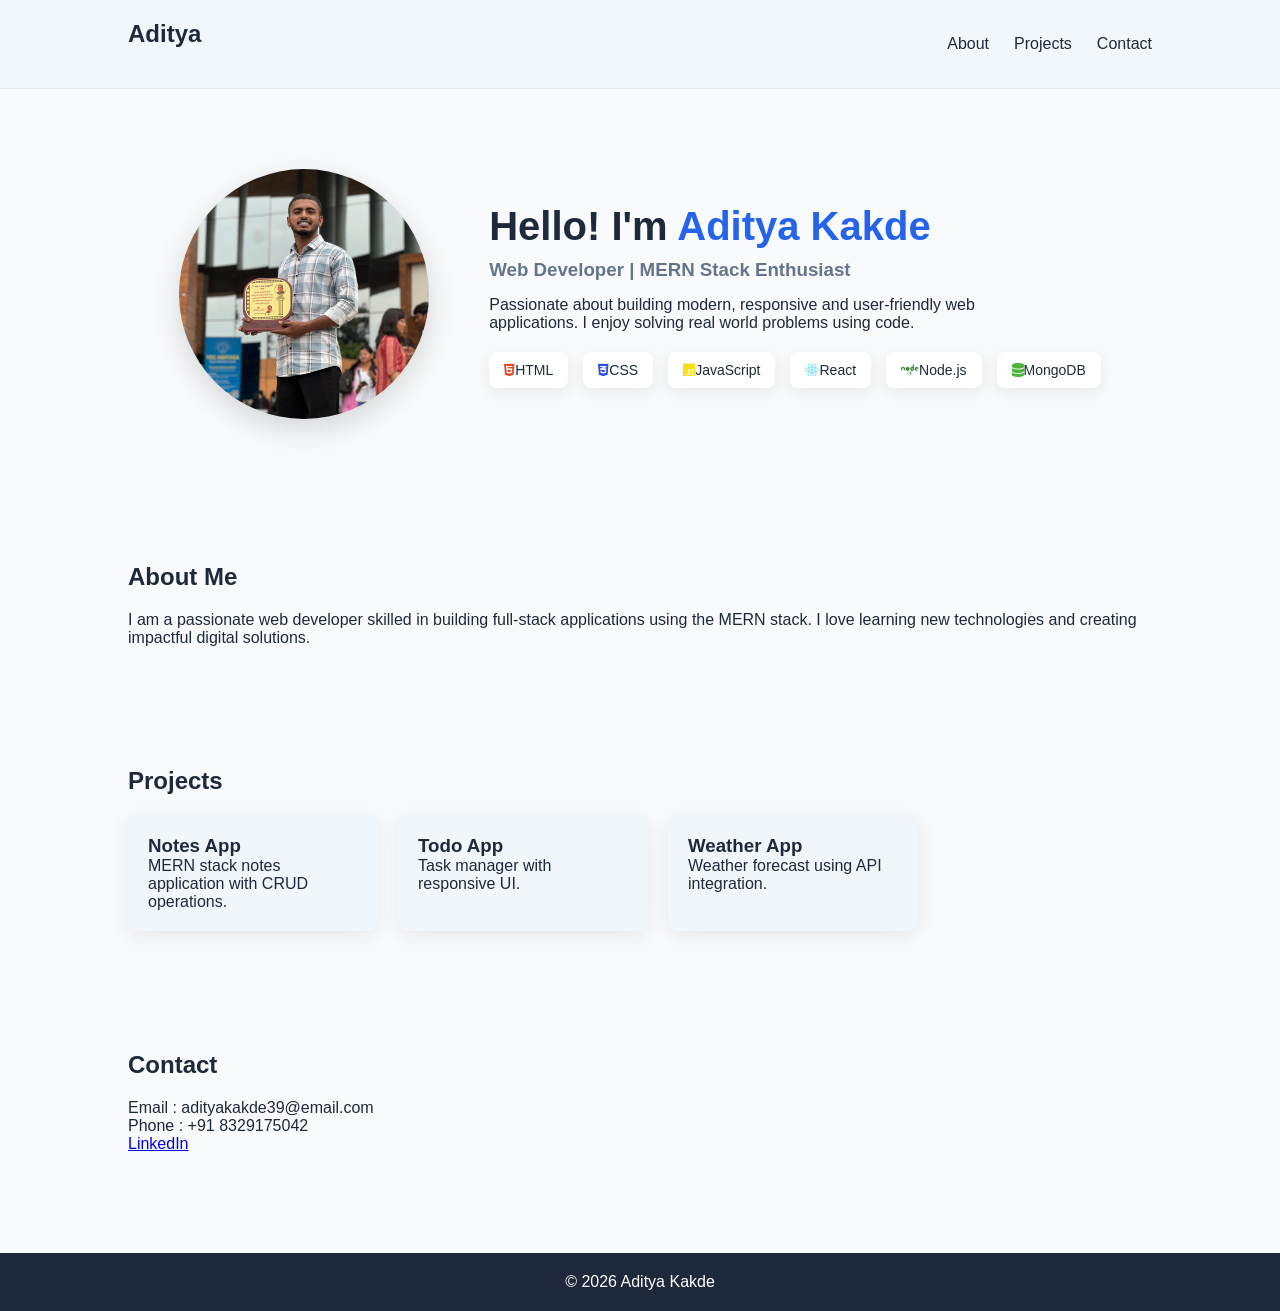
<file: Intern Project Portfolio/index.html>
<!DOCTYPE html>

<html lang="en">

<head>

<meta charset="UTF-8">
<meta name="viewport" content="width=device-width, initial-scale=1.0">

<title>Aditya Kakde Portfolio</title>

<link rel="stylesheet" href="style.css">

<link rel="stylesheet"
href="https://cdnjs.cloudflare.com/ajax/libs/font-awesome/6.5.0/css/all.min.css">

</head>

<body>

<!-- NAVBAR -->

<nav class="navbar">

<h2 class="logo">Aditya</h2>

<ul>
<li><a href="#about">About</a></li>
<li><a href="#projects">Projects</a></li>
<li><a href="#contact">Contact</a></li>
</ul>

</nav>

<!-- HERO -->

<section class="hero">

<div class="hero-left">
<img src="WhatsApp Image 2026-03-11 at 1.19.06 PM.jpeg" class="profile">
</div>

<div class="hero-right">

<h1>Hello! I'm <span>Aditya Kakde</span></h1>

<h3>Web Developer | MERN Stack Enthusiast</h3>

<p>
Passionate about building modern, responsive and user-friendly web
applications. I enjoy solving real world problems using code.
</p>

<div class="skills-icons">

<div class="skill"><i class="fa-brands fa-html5"></i>HTML</div>
<div class="skill"><i class="fa-brands fa-css3-alt"></i>CSS</div>
<div class="skill"><i class="fa-brands fa-js"></i>JavaScript</div>
<div class="skill"><i class="fa-brands fa-react"></i>React</div>
<div class="skill"><i class="fa-brands fa-node"></i>Node.js</div>
<div class="skill"><i class="fa-solid fa-database"></i>MongoDB</div>

</div>

</div>

</section>

<!-- ABOUT -->

<section id="about">

<h2>About Me</h2>

<p>
I am a passionate web developer skilled in building full-stack
applications using the MERN stack. I love learning new technologies
and creating impactful digital solutions.
</p>

</section>

<!-- PROJECTS -->

<section id="projects">

<h2>Projects</h2>

<div class="project-container">

<div class="card">
<h3>Notes App</h3>
<p>MERN stack notes application with CRUD operations.</p>
</div>

<div class="card">
<h3>Todo App</h3>
<p>Task manager with responsive UI.</p>
</div>

<div class="card">
<h3>Weather App</h3>
<p>Weather forecast using API integration.</p>
</div>

</div>

</section>

<!-- CONTACT -->

<section id="contact">

<h2>Contact</h2>

<p>Email : adityakakde39@email.com</p>
<p>Phone : +91 8329175042</p>
<a href="https://www.linkedin.com/in/aditya-kakde-b03bb9272/" target="_blank">
LinkedIn
</a>

</section>

<footer>

<p>© 2026 Aditya Kakde</p>

</footer>

</body>
</html>
</file>
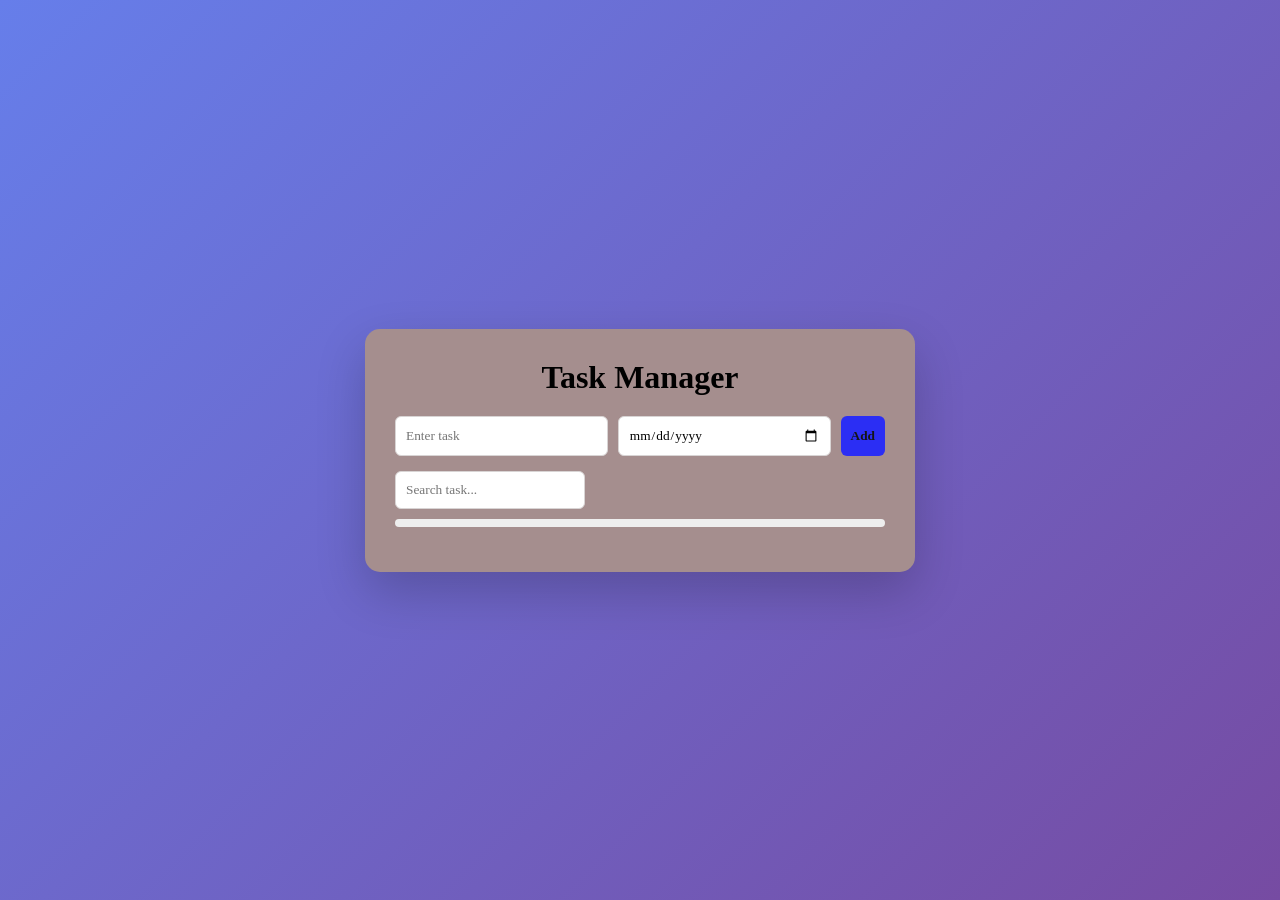
<file: Intern To Do/index.html>
<!DOCTYPE html>
<html lang="en">

<head>
<meta charset="UTF-8">
<title>Smart Todo Manager</title>
<link rel="stylesheet" href="style.css">
</head>

<body>

<div class="app">

<h1>Task Manager</h1>

<!-- input area -->
<div class="task-input">

<input type="text" id="taskInput" placeholder="Enter task">

<input type="date" id="taskDate">

<button onclick="addTask()">Add</button>

</div>

<!-- search -->
<input type="text" id="searchInput" placeholder="Search task..." onkeyup="searchTask()">

<!-- progress -->
<div class="progressBox">

<div id="progressBar"></div>

</div>

<ul id="taskList"></ul>

</div>

<script src="script.js"></script>

</body>
</html>
</file>
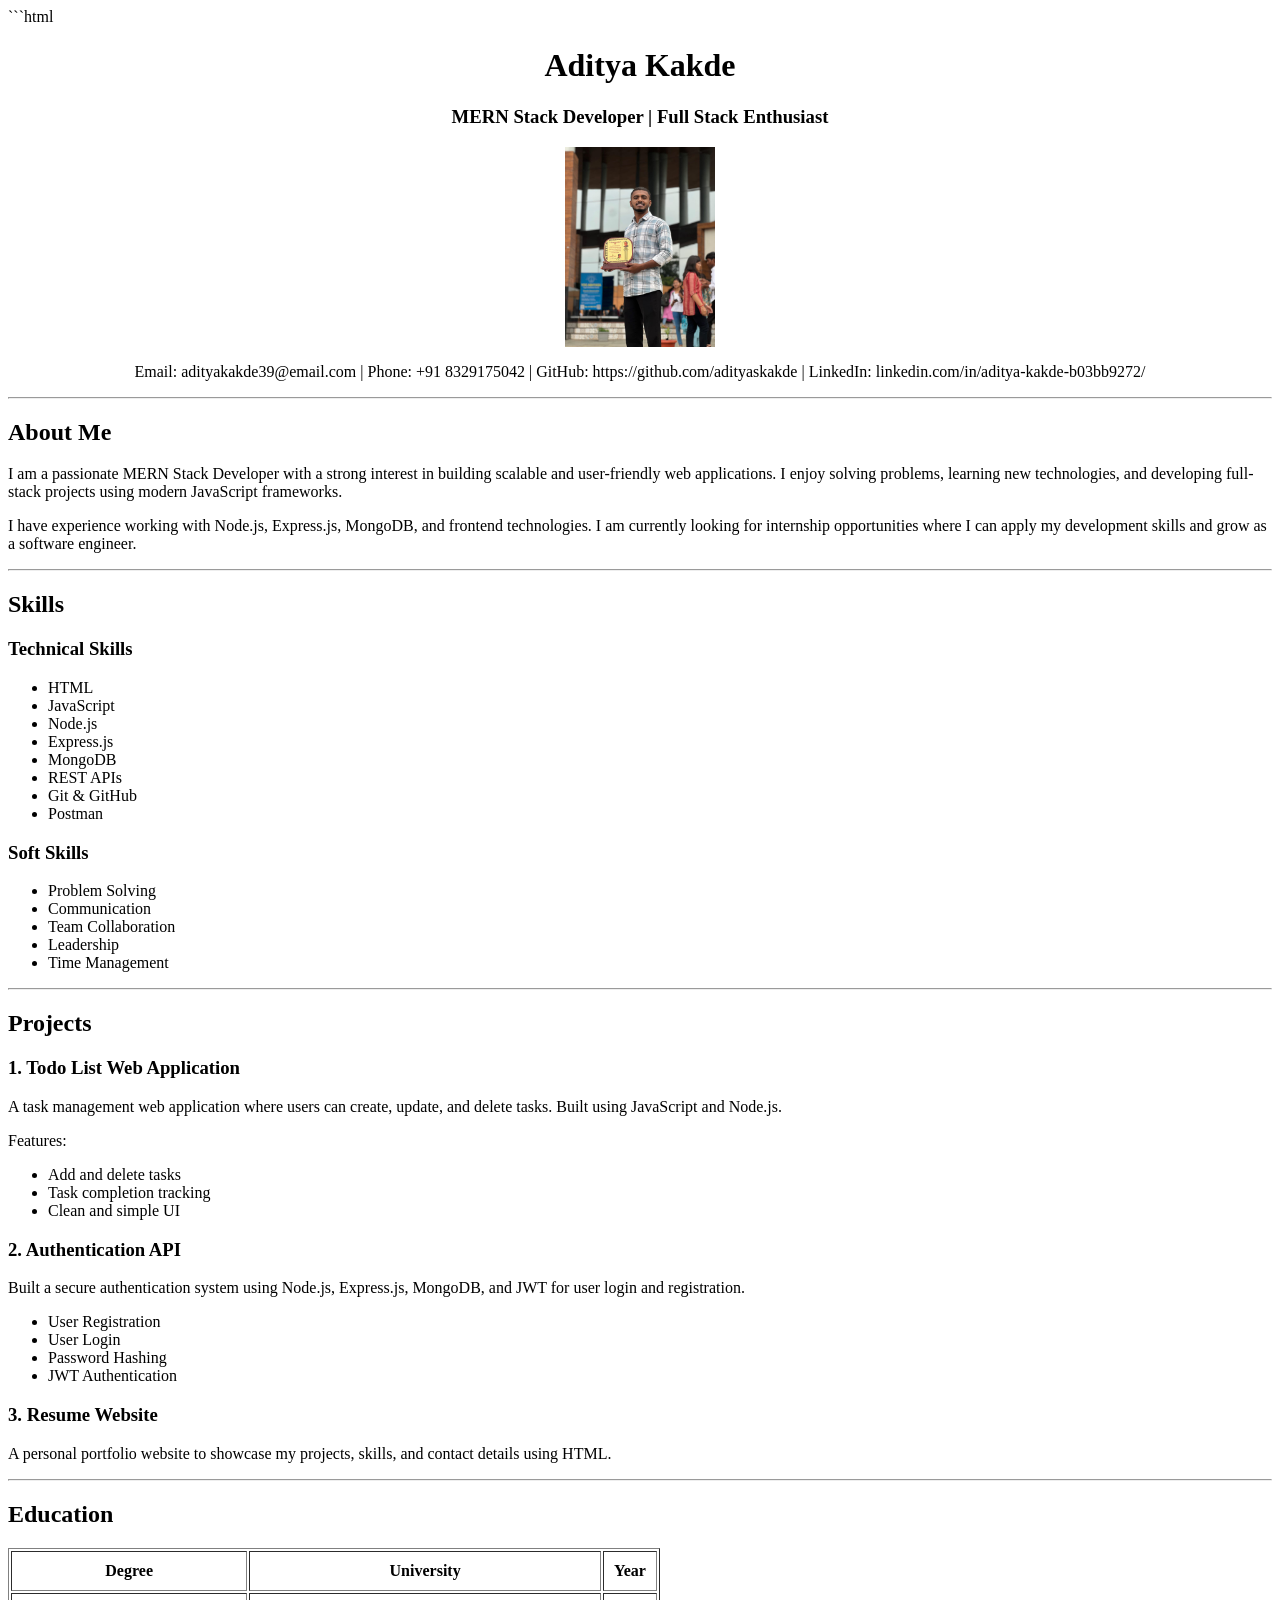
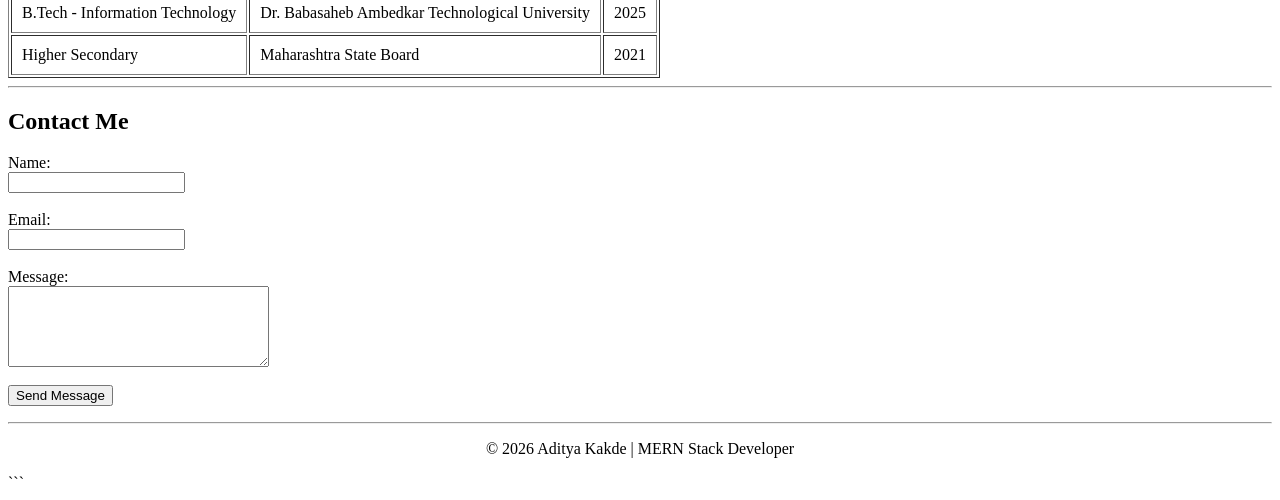
<file: resume template/index.html>
```html
<!DOCTYPE html>
<html lang="en">

<head>
    <title>Aditya Kakde | MERN Stack Developer</title>
</head>

<body>

<!-- ================= HEADER ================= -->
<header>
    <center>
        <h1>Aditya Kakde</h1>
        <h3>MERN Stack Developer | Full Stack Enthusiast</h3>

        <img src="WhatsApp Image 2026-03-11 at 1.19.06 PM.jpeg" alt="Aditya Kakde" width="150">

        <p>
            Email: adityakakde39@email.com |
            Phone: +91 8329175042 |
            GitHub: https://github.com/adityaskakde |
            LinkedIn: linkedin.com/in/aditya-kakde-b03bb9272/
        </p>
    </center>

    <hr>
</header>


<!-- ================= ABOUT ME ================= -->
<section>
    <h2>About Me</h2>

    <p>
        I am a passionate MERN Stack Developer with a strong interest in building
        scalable and user-friendly web applications. I enjoy solving problems,
        learning new technologies, and developing full-stack projects using
        modern JavaScript frameworks.
    </p>

    <p>
        I have experience working with Node.js, Express.js, MongoDB, and
        frontend technologies. I am currently looking for internship
        opportunities where I can apply my development skills and grow
        as a software engineer.
    </p>

    <hr>
</section>


<!-- ================= SKILLS ================= -->
<section>
    <h2>Skills</h2>

    <h3>Technical Skills</h3>

    <ul>
        <li>HTML</li>
        <li>JavaScript</li>
        <li>Node.js</li>
        <li>Express.js</li>
        <li>MongoDB</li>
        <li>REST APIs</li>
        <li>Git & GitHub</li>
        <li>Postman</li>
    </ul>

    <h3>Soft Skills</h3>

    <ul>
        <li>Problem Solving</li>
        <li>Communication</li>
        <li>Team Collaboration</li>
        <li>Leadership</li>
        <li>Time Management</li>
    </ul>

    <hr>
</section>


<!-- ================= PROJECTS ================= -->
<section>

    <h2>Projects</h2>

    <h3>1. Todo List Web Application</h3>

    <p>
        A task management web application where users can create, update,
        and delete tasks. Built using JavaScript and Node.js.
    </p>

    <p>
        Features:
        </p>
        <ul>
            <li>Add and delete tasks</li>
            <li>Task completion tracking</li>
            <li>Clean and simple UI</li>
        </ul>

    <h3>2. Authentication API</h3>

    <p>
        Built a secure authentication system using Node.js, Express.js,
        MongoDB, and JWT for user login and registration.
    </p>

    <ul>
        <li>User Registration</li>
        <li>User Login</li>
        <li>Password Hashing</li>
        <li>JWT Authentication</li>
    </ul>

    <h3>3. Resume Website</h3>

    <p>
        A personal portfolio website to showcase my projects,
        skills, and contact details using HTML.
    </p>

    <hr>

</section>


<!-- ================= EDUCATION ================= -->
<section>

    <h2>Education</h2>

    <table border="1" cellpadding="10">

        <tr>
            <th>Degree</th>
            <th>University</th>
            <th>Year</th>
        </tr>

        <tr>
            <td>B.Tech - Information Technology</td>
            <td>Dr. Babasaheb Ambedkar Technological University</td>
            <td>2025</td>
        </tr>

        <tr>
            <td>Higher Secondary</td>
            <td>Maharashtra State Board</td>
            <td>2021</td>
        </tr>

    </table>

    <hr>

</section>


<!-- ================= CONTACT ================= -->
<section>

    <h2>Contact Me</h2>

    <form>

        <label>Name:</label><br>
        <input type="text"><br><br>

        <label>Email:</label><br>
        <input type="email"><br><br>

        <label>Message:</label><br>
        <textarea rows="5" cols="30"></textarea><br><br>

        <button type="submit">Send Message</button>

    </form>

    <hr>

</section>


<!-- ================= FOOTER ================= -->
<footer>

    <center>
        <p>© 2026 Aditya Kakde | MERN Stack Developer</p>
    </center>

</footer>


</body>
</html>
```
</file>
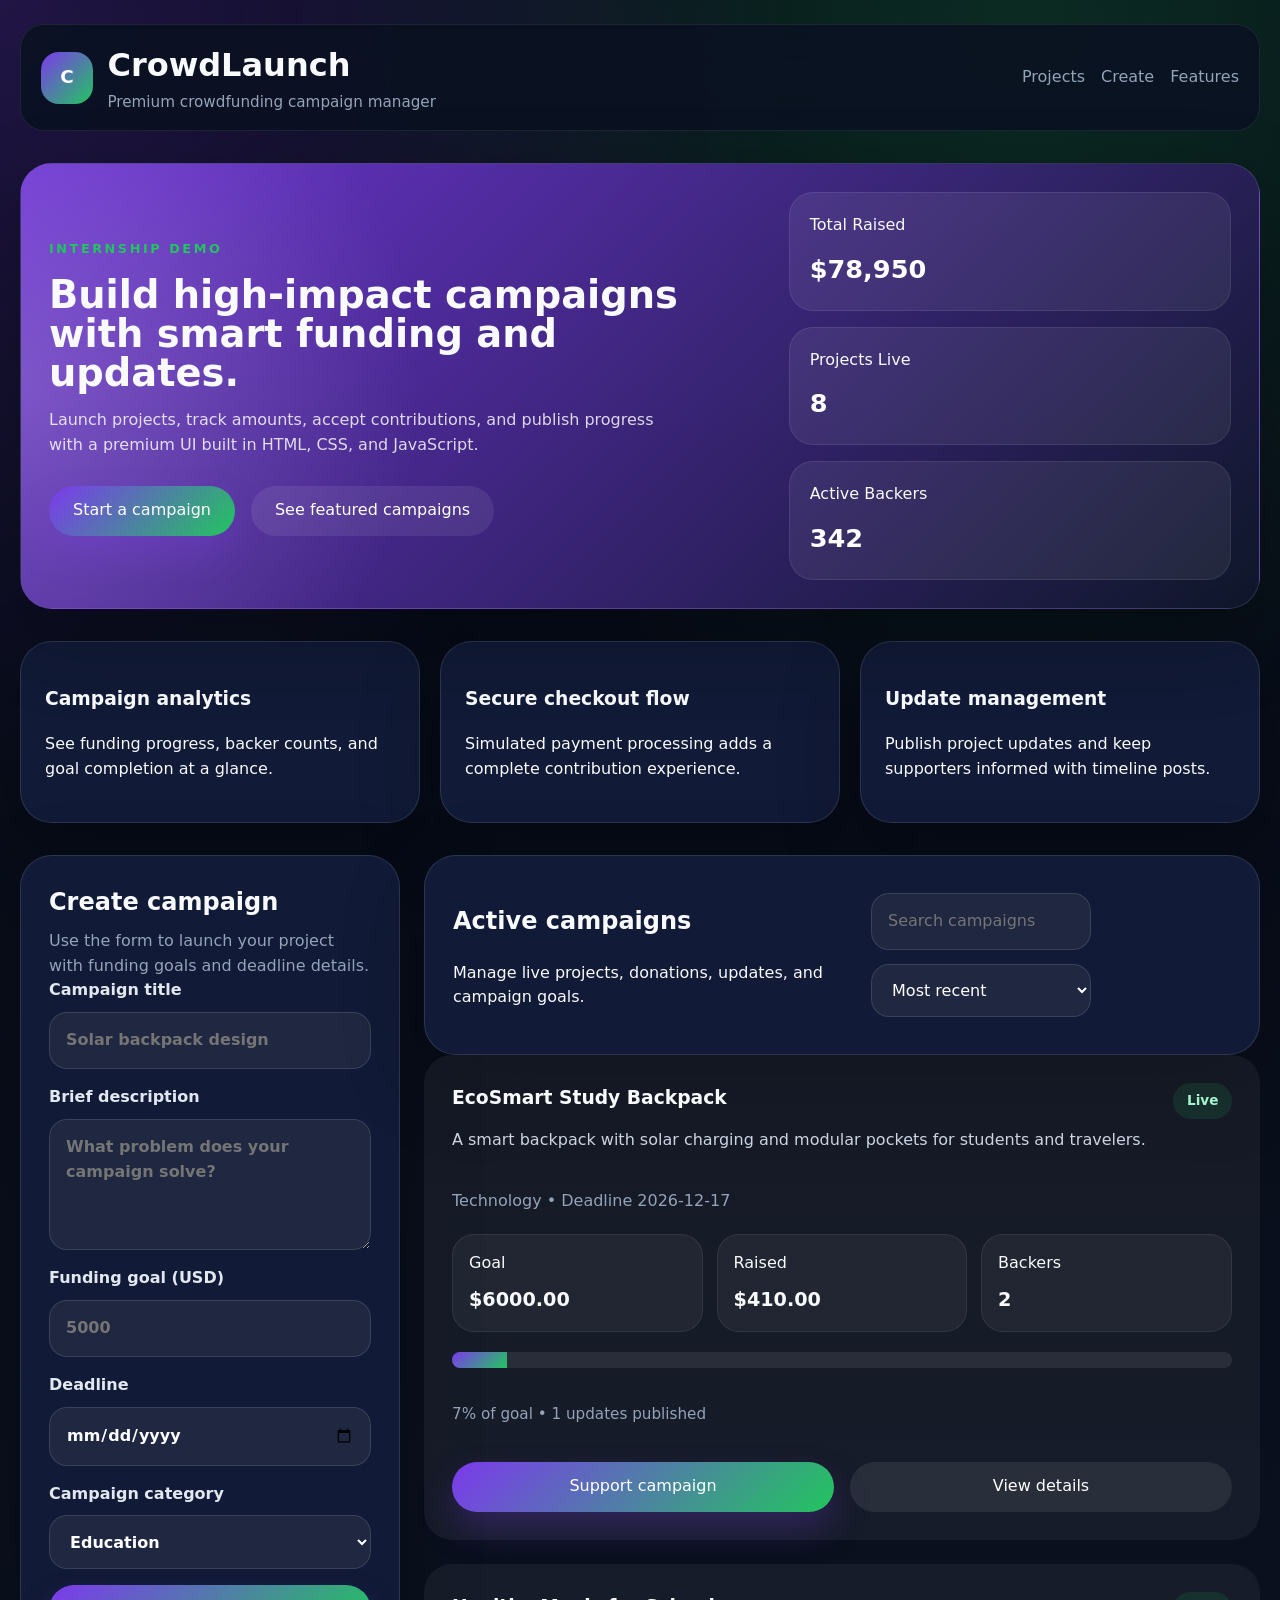
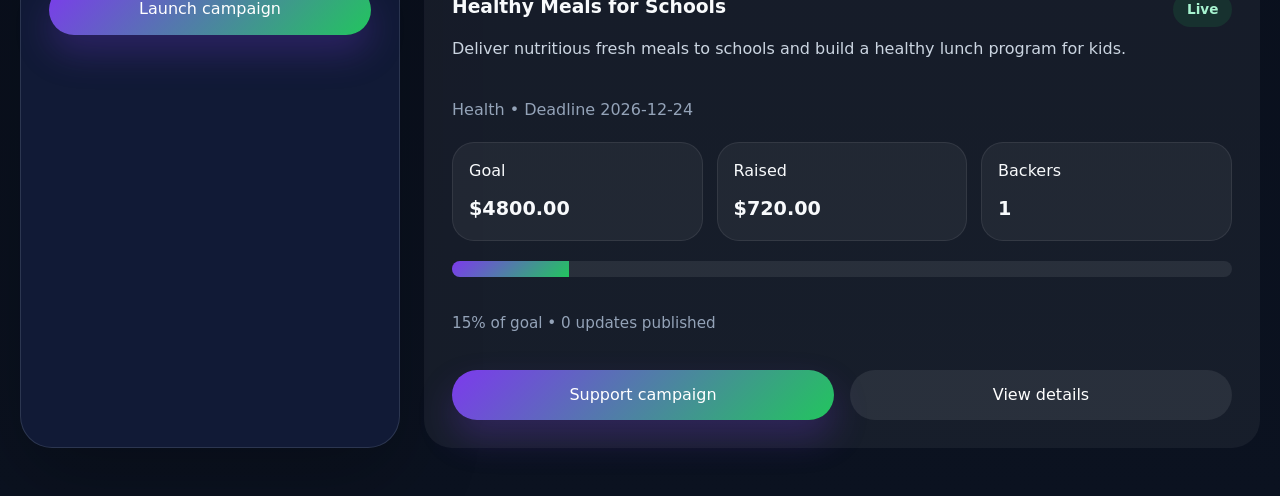
<file: task3/project-1/index.html>
<!DOCTYPE html>
<html lang="en">
  <head>
    <meta charset="UTF-8" />
    <meta name="viewport" content="width=device-width, initial-scale=1.0" />
    <title>Crowdfunding Platform</title>
    <link rel="stylesheet" href="styles.css" />
  </head>
  <body>
    <div class="page-shell">
      <header class="topbar">
        <div class="brand">
          <span class="brand-mark">C</span>
          <div>
            <h1>CrowdLaunch</h1>
            <p>Premium crowdfunding campaign manager</p>
          </div>
        </div>
        <nav class="topnav">
          <a href="#projects">Projects</a>
          <a href="#create">Create</a>
          <a href="#features">Features</a>
        </nav>
      </header>

      <main class="layout">
        <section class="hero card hero-premium">
          <div class="hero-copy">
            <span class="eyebrow">Internship Demo</span>
            <h2>Build high-impact campaigns with smart funding and updates.</h2>
            <p>Launch projects, track amounts, accept contributions, and publish progress with a premium UI built in HTML, CSS, and JavaScript.</p>
            <div class="hero-actions">
              <a class="button button-primary" href="#create">Start a campaign</a>
              <a class="button button-secondary" href="#projects">See featured campaigns</a>
            </div>
          </div>
          <div class="hero-panel">
            <div class="key-metric">
              <span class="metric-label">Total Raised</span>
              <strong>$78,950</strong>
            </div>
            <div class="key-metric">
              <span class="metric-label">Projects Live</span>
              <strong>8</strong>
            </div>
            <div class="key-metric">
              <span class="metric-label">Active Backers</span>
              <strong>342</strong>
            </div>
          </div>
        </section>

        <section class="stats-grid" id="features">
          <article class="stat-card card">
            <h3>Campaign analytics</h3>
            <p>See funding progress, backer counts, and goal completion at a glance.</p>
          </article>
          <article class="stat-card card">
            <h3>Secure checkout flow</h3>
            <p>Simulated payment processing adds a complete contribution experience.</p>
          </article>
          <article class="stat-card card">
            <h3>Update management</h3>
            <p>Publish project updates and keep supporters informed with timeline posts.</p>
          </article>
        </section>

        <section class="workspace">
          <aside class="panel card" id="create">
            <div class="panel-header">
              <h2>Create campaign</h2>
              <p>Use the form to launch your project with funding goals and deadline details.</p>
            </div>
            <form id="create-project-form" class="form-stack">
              <label>
                Campaign title
                <input type="text" name="title" placeholder="Solar backpack design" required />
              </label>
              <label>
                Brief description
                <textarea name="description" rows="4" placeholder="What problem does your campaign solve?" required></textarea>
              </label>
              <div class="form-row">
                <label>
                  Funding goal (USD)
                  <input type="number" name="goal" min="100" placeholder="5000" required />
                </label>
                <label>
                  Deadline
                  <input type="date" name="deadline" required />
                </label>
              </div>
              <label>
                Campaign category
                <select name="category">
                  <option value="Education">Education</option>
                  <option value="Technology">Technology</option>
                  <option value="Health">Health</option>
                  <option value="Environment">Environment</option>
                </select>
              </label>
              <button class="button button-primary" type="submit">Launch campaign</button>
            </form>
          </aside>

          <section class="main-content">
            <div class="toolbar card">
              <div>
                <h2>Active campaigns</h2>
                <p>Manage live projects, donations, updates, and campaign goals.</p>
              </div>
              <div class="toolbar-actions">
                <input id="search-input" type="search" placeholder="Search campaigns" />
                <select id="sort-select" aria-label="Sort campaigns">
                  <option value="recent">Most recent</option>
                  <option value="goal">Largest goal</option>
                  <option value="raised">Most raised</option>
                  <option value="ending">Ending soon</option>
                </select>
              </div>
            </div>

            <section id="projects-grid" class="projects-grid"></section>
          </section>
        </section>
      </main>
    </div>

    <div class="modal hidden" id="modal">
      <div class="modal-backdrop"></div>
      <div class="modal-card card">
        <button class="modal-close" id="modal-close" aria-label="Close modal">×</button>
        <div id="modal-content"></div>
      </div>
    </div>

    <script src="script.js"></script>
  </body>
</html>
</file>
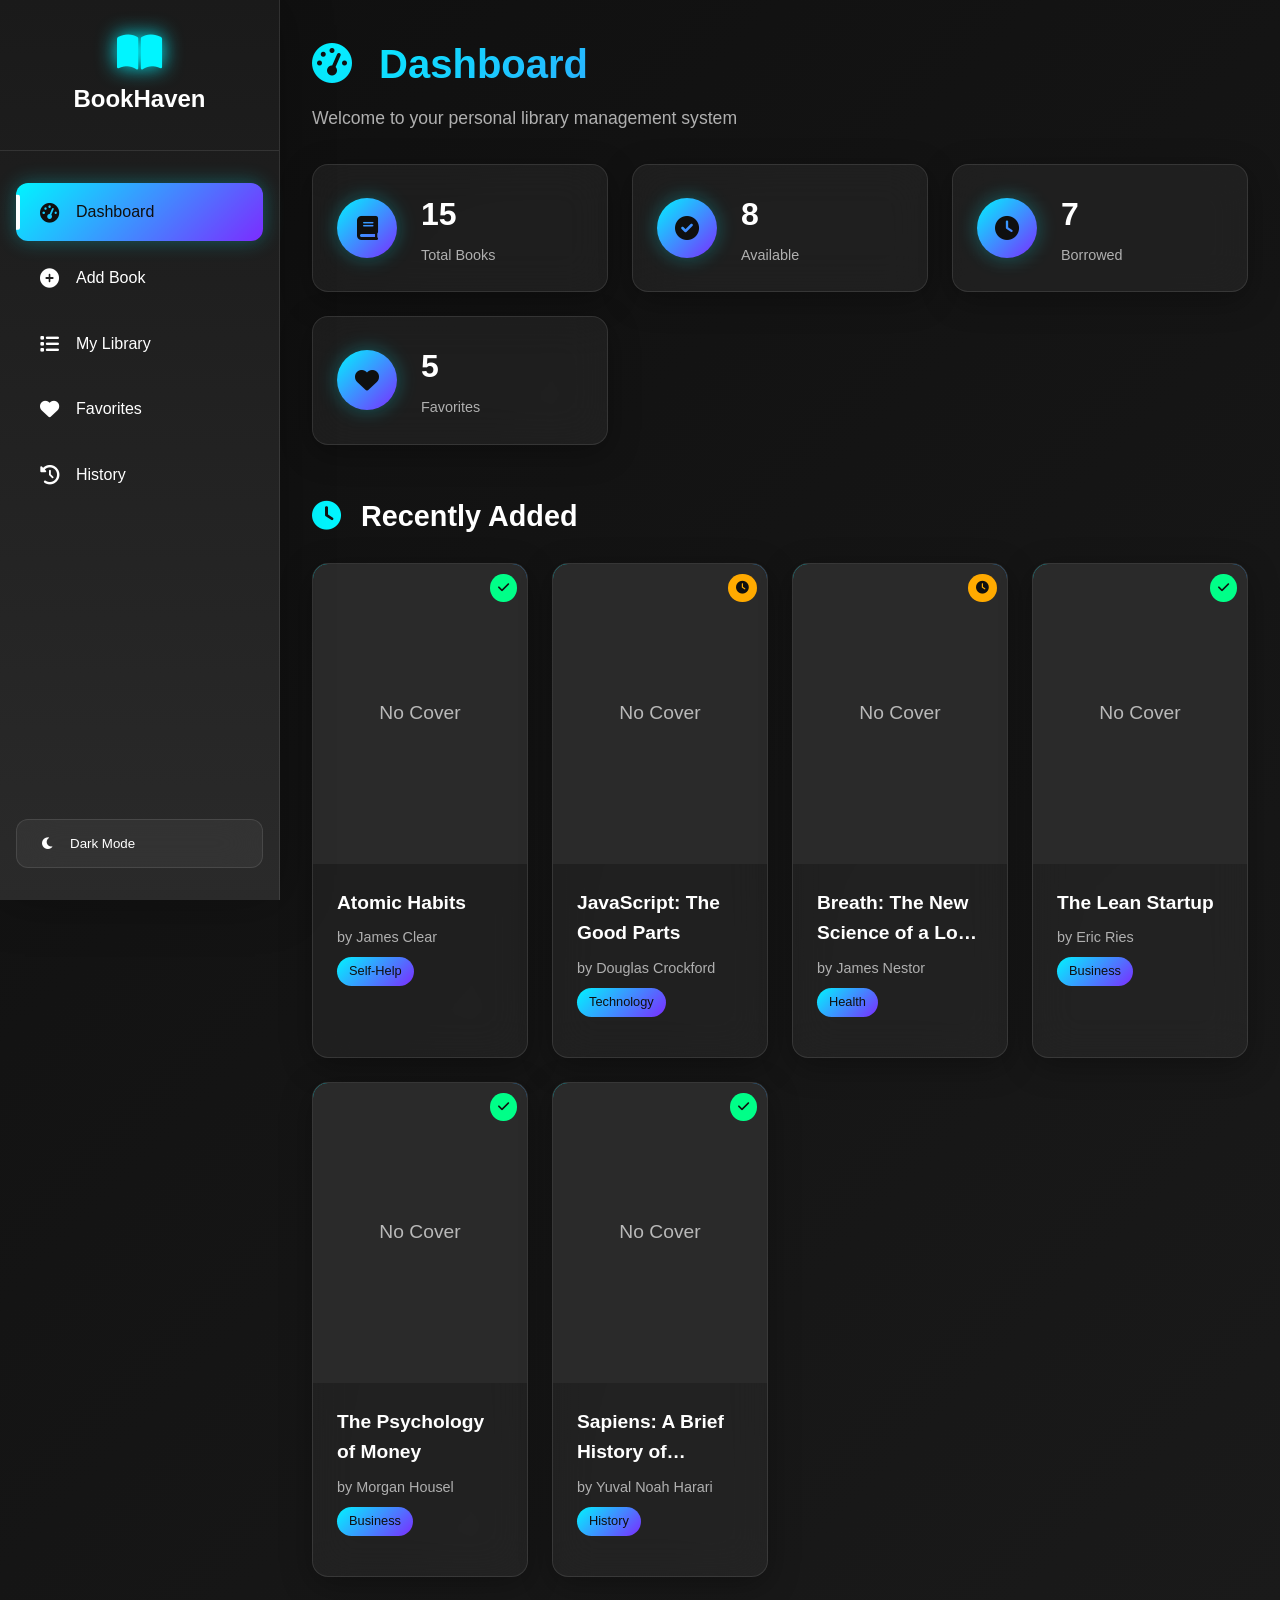
<file: task3/project-2/index.html>
<!DOCTYPE html>
<html lang="en">
<head>
    <meta charset="UTF-8">
    <meta name="viewport" content="width=device-width, initial-scale=1.0">
    <title>BookHaven - Personal Library</title>
    <link rel="stylesheet" href="styles.css">
    <link rel="stylesheet" href="https://cdnjs.cloudflare.com/ajax/libs/font-awesome/6.0.0/css/all.min.css">
</head>
<body>
    <!-- Sidebar Navigation -->
    <nav class="sidebar">
        <div class="sidebar-header">
            <i class="fas fa-book-open"></i>
            <h3>BookHaven</h3>
        </div>
        <ul class="sidebar-menu">
            <li class="active" data-section="dashboard">
                <i class="fas fa-tachometer-alt"></i>
                <span>Dashboard</span>
            </li>
            <li data-section="add-book">
                <i class="fas fa-plus-circle"></i>
                <span>Add Book</span>
            </li>
            <li data-section="book-list">
                <i class="fas fa-list"></i>
                <span>My Library</span>
            </li>
            <li data-section="favorites">
                <i class="fas fa-heart"></i>
                <span>Favorites</span>
            </li>
            <li data-section="history">
                <i class="fas fa-history"></i>
                <span>History</span>
            </li>
        </ul>
        <div class="sidebar-footer">
            <button id="themeToggle" class="theme-toggle">
                <i class="fas fa-moon"></i>
                <span>Dark Mode</span>
            </button>
        </div>
    </nav>

    <!-- Main Content -->
    <main class="main-content">
        <!-- Dashboard Section -->
        <section id="dashboard" class="section active">
            <div class="section-header">
                <h1><i class="fas fa-tachometer-alt"></i> Dashboard</h1>
                <p>Welcome to your personal library management system</p>
            </div>

            <!-- Stats Cards -->
            <div class="stats-grid">
                <div class="stat-card">
                    <div class="stat-icon">
                        <i class="fas fa-book"></i>
                    </div>
                    <div class="stat-info">
                        <h3 id="totalBooks">0</h3>
                        <p>Total Books</p>
                    </div>
                </div>
                <div class="stat-card">
                    <div class="stat-icon">
                        <i class="fas fa-check-circle"></i>
                    </div>
                    <div class="stat-info">
                        <h3 id="availableBooks">0</h3>
                        <p>Available</p>
                    </div>
                </div>
                <div class="stat-card">
                    <div class="stat-icon">
                        <i class="fas fa-clock"></i>
                    </div>
                    <div class="stat-info">
                        <h3 id="borrowedBooks">0</h3>
                        <p>Borrowed</p>
                    </div>
                </div>
                <div class="stat-card">
                    <div class="stat-icon">
                        <i class="fas fa-heart"></i>
                    </div>
                    <div class="stat-info">
                        <h3 id="favoriteBooks">0</h3>
                        <p>Favorites</p>
                    </div>
                </div>
            </div>

            <!-- Recent Books -->
            <div class="recent-section">
                <h2><i class="fas fa-clock"></i> Recently Added</h2>
                <div id="recentBooks" class="recent-books-grid">
                    <!-- Recent books will be populated here -->
                </div>
            </div>
        </section>

        <!-- Add Book Section -->
        <section id="add-book" class="section">
            <div class="section-header">
                <h1><i class="fas fa-plus-circle"></i> Add New Book</h1>
                <p>Expand your personal library collection</p>
            </div>

            <form id="addBookForm" class="book-form">
                <div class="form-grid">
                    <div class="form-group">
                        <label for="title">
                            <i class="fas fa-heading"></i> Book Title *
                        </label>
                        <input type="text" id="title" required placeholder="Enter book title">
                    </div>

                    <div class="form-group">
                        <label for="author">
                            <i class="fas fa-user"></i> Author *
                        </label>
                        <input type="text" id="author" required placeholder="Enter author name">
                    </div>

                    <div class="form-group">
                        <label for="isbn">
                            <i class="fas fa-hashtag"></i> ISBN
                        </label>
                        <input type="text" id="isbn" placeholder="978-0-123456-78-9">
                    </div>

                    <div class="form-group">
                        <label for="category">
                            <i class="fas fa-tags"></i> Category *
                        </label>
                        <select id="category" required>
                            <option value="">Select Category</option>
                            <option value="Fiction">Fiction</option>
                            <option value="Non-Fiction">Non-Fiction</option>
                            <option value="Science">Science</option>
                            <option value="Technology">Technology</option>
                            <option value="History">History</option>
                            <option value="Biography">Biography</option>
                            <option value="Self-Help">Self-Help</option>
                            <option value="Business">Business</option>
                            <option value="Health">Health</option>
                            <option value="Travel">Travel</option>
                            <option value="Other">Other</option>
                        </select>
                    </div>

                    <div class="form-group">
                        <label for="publicationYear">
                            <i class="fas fa-calendar"></i> Publication Year
                        </label>
                        <input type="number" id="publicationYear" min="1000" max="2026" placeholder="2023">
                    </div>

                    <div class="form-group">
                        <label for="imageUrl">
                            <i class="fas fa-image"></i> Cover Image URL
                        </label>
                        <input type="url" id="imageUrl" placeholder="https://example.com/book-cover.jpg">
                        <small class="form-hint">Leave empty for default cover</small>
                    </div>

                    <div class="form-group full-width">
                        <label for="description">
                            <i class="fas fa-align-left"></i> Description
                        </label>
                        <textarea id="description" rows="4" placeholder="Brief description of the book..."></textarea>
                    </div>
                </div>

                <div class="form-actions">
                    <button type="button" id="clearForm" class="btn-secondary">
                        <i class="fas fa-eraser"></i> Clear
                    </button>
                    <button type="submit" class="btn-primary">
                        <i class="fas fa-plus"></i> Add Book
                    </button>
                </div>
            </form>
        </section>

        <!-- Book List Section -->
        <section id="book-list" class="section">
            <div class="section-header">
                <h1><i class="fas fa-list"></i> My Library</h1>
                <p>Manage and explore your book collection</p>
            </div>

            <!-- Search and Filter Controls -->
            <div class="controls-bar">
                <div class="search-group">
                    <i class="fas fa-search"></i>
                    <input type="text" id="searchInput" placeholder="Search by title or author...">
                </div>
                <div class="filter-group">
                    <select id="categoryFilter">
                        <option value="">All Categories</option>
                        <option value="Fiction">Fiction</option>
                        <option value="Non-Fiction">Non-Fiction</option>
                        <option value="Science">Science</option>
                        <option value="Technology">Technology</option>
                        <option value="History">History</option>
                        <option value="Biography">Biography</option>
                        <option value="Self-Help">Self-Help</option>
                        <option value="Business">Business</option>
                        <option value="Health">Health</option>
                        <option value="Travel">Travel</option>
                        <option value="Other">Other</option>
                    </select>
                </div>
                <div class="sort-group">
                    <select id="sortBy">
                        <option value="title">Sort by Title</option>
                        <option value="author">Sort by Author</option>
                        <option value="year">Sort by Year</option>
                        <option value="category">Sort by Category</option>
                    </select>
                    <select id="sortOrder">
                        <option value="asc">Ascending</option>
                        <option value="desc">Descending</option>
                    </select>
                </div>
            </div>

            <!-- Books Grid -->
            <div id="bookList" class="books-grid">
                <!-- Books will be populated here -->
            </div>
        </section>

        <!-- Favorites Section -->
        <section id="favorites" class="section">
            <div class="section-header">
                <h1><i class="fas fa-heart"></i> Favorite Books</h1>
                <p>Your most cherished reads</p>
            </div>

            <div id="favoritesList" class="books-grid">
                <!-- Favorite books will be populated here -->
            </div>
        </section>

        <!-- History Section -->
        <section id="history" class="section">
            <div class="section-header">
                <h1><i class="fas fa-history"></i> Borrowing History</h1>
                <p>Track your reading journey</p>
            </div>

            <div id="historyList" class="history-list">
                <!-- History items will be populated here -->
            </div>
        </section>
    </main>

    <!-- Book Details Modal -->
    <div id="bookModal" class="modal">
        <div class="modal-content">
            <span class="modal-close" onclick="closeModal()">&times;</span>
            <div id="modalContent">
                <!-- Book details will be populated here -->
            </div>
        </div>
    </div>

    <!-- Edit Book Modal -->
    <div id="editModal" class="modal">
        <div class="modal-content">
            <span class="modal-close" onclick="closeModal()">&times;</span>
            <h2><i class="fas fa-edit"></i> Edit Book</h2>
            <form id="editBookForm" class="book-form">
                <input type="hidden" id="editBookId">
                <div class="form-grid">
                    <div class="form-group">
                        <label for="editTitle">Book Title *</label>
                        <input type="text" id="editTitle" required>
                    </div>
                    <div class="form-group">
                        <label for="editAuthor">Author *</label>
                        <input type="text" id="editAuthor" required>
                    </div>
                    <div class="form-group">
                        <label for="editIsbn">ISBN</label>
                        <input type="text" id="editIsbn">
                    </div>
                    <div class="form-group">
                        <label for="editCategory">Category *</label>
                        <select id="editCategory" required>
                            <option value="Fiction">Fiction</option>
                            <option value="Non-Fiction">Non-Fiction</option>
                            <option value="Science">Science</option>
                            <option value="Technology">Technology</option>
                            <option value="History">History</option>
                            <option value="Biography">Biography</option>
                            <option value="Self-Help">Self-Help</option>
                            <option value="Business">Business</option>
                            <option value="Health">Health</option>
                            <option value="Travel">Travel</option>
                            <option value="Other">Other</option>
                        </select>
                    </div>
                    <div class="form-group">
                        <label for="editPublicationYear">Publication Year</label>
                        <input type="number" id="editPublicationYear" min="1000" max="2026">
                    </div>
                    <div class="form-group">
                        <label for="editImageUrl">Cover Image URL</label>
                        <input type="url" id="editImageUrl">
                    </div>
                    <div class="form-group full-width">
                        <label for="editDescription">Description</label>
                        <textarea id="editDescription" rows="4"></textarea>
                    </div>
                </div>
                <div class="form-actions">
                    <button type="button" onclick="closeModal()" class="btn-secondary">Cancel</button>
                    <button type="submit" class="btn-primary">Update Book</button>
                </div>
            </form>
        </div>
    </div>

    <script src="script.js"></script>
</body>
</html>
</file>
<file: Intern Project Portfolio/style.css>
*{
margin:0;
padding:0;
box-sizing:border-box;
font-family:Arial, Helvetica, sans-serif;
}

body{
background:#f8fafc;
color:#1e293b;
}

/* navbar */

.navbar{
display:flex;
justify-content:space-between;
align-items:center;
padding:20px 10%;
background:#e6f0f95c;
border-bottom:01px solid #e2e8f0;
}

.navbar ul{
display:flex;
list-style:none;
}

.navbar li{
margin-left:25px;
}

.navbar a{
text-decoration:none;
color:#1e293b;
font-weight:500;
transition:0.3s;
}

.navbar a:hover{
color:#2563eb;
}

/* hero */

.hero{
display:flex;
align-items:center;
justify-content:center;
padding:80px 10%;
gap:60px;
background:#f8fafc;
}

/* profile image */

.profile{
width:250px;
height:250px;
border-radius:50%;
object-fit:cover;
box-shadow:0 10px 30px rgba(0,0,0,0.15);
transition:0.4s;
}

.profile:hover{
transform:scale(1.05);
}

/* hero text */

.hero-right h1{
font-size:40px;
margin-bottom:10px;
}

.hero-right span{
color:#2563eb;
}

.hero-right h3{
margin-bottom:15px;
color:#64748b;
}

.hero-right p{
margin-bottom:20px;
max-width:500px;
}

/* skill icons */

.skills-icons{
display:flex;
flex-wrap:wrap;
gap:15px;
}

.skill{
background:white;
padding:10px 15px;
border-radius:8px;
box-shadow:0 4px 15px rgba(0,0,0,0.08);
font-size:14px;
transition:0.3s;
cursor:pointer;
}

.skill:hover{
transform:translateY(-5px);
box-shadow:0 10px 25px rgba(0,0,0,0.15);
}

/* tech colors */

.fa-html5{color:#e34c26;}
.fa-css3-alt{color:#264de4;}
.fa-js{color:#f7df1e;}
.fa-react{color:#61dbfb;}
.fa-node{color:#3c873a;}
.fa-database{color:#4db33d;}

/* sections */

section{
padding:60px 10%;
}

h2{
margin-bottom:20px;
}

/* project cards */

.project-container{
display:flex;
gap:20px;
flex-wrap:wrap;
}

.card{
background:rgba(220, 235, 246, 0.326);
padding:20px;
border-radius:10px;
box-shadow:0 4px 20px rgba(0,0,0,0.08);
width:250px;
transition:0.3s;
}

.card:hover{
    background:rgba(144, 187, 217, 0.529) ;
transform:translateY(-8px);
box-shadow:0 15px 35px rgba(0,0,0,0.15);
}

/* footer */

footer{
text-align:center;
padding:20px;
background:#1e293b;
color:white;
margin-top:40px;
}
</file>
<file: Intern To Do/style.css>
*{
margin:0;
padding:0;
box-sizing:border-box;
font-family:Segoe UI;
}

body{
height:100vh;
display:flex;
justify-content:center;
align-items:center;
background:linear-gradient(135deg,#667eea,#764ba2);
}

.app{
width:550px;
background:rgb(165, 142, 142);
padding:30px;
border-radius:15px;
box-shadow:0 20px 50px rgba(0,0,0,0.2);
}

h1{
text-align:center;
margin-bottom:20px;
}

.task-input{
display:flex;
gap:10px;
margin-bottom:15px;
}

input{
padding:10px;
border-radius:6px;
border:1px solid #d8d4d4;
flex:1;
}

button{
background:#2b2ef4;
color:rgb(21, 21, 21);
border:none;
padding:10px;
border-radius:6px;
cursor:pointer;
font-weight: 600;
}

button:hover{
background:#063376;
}

ul{
list-style:none;
margin-top:15px;
}

li{
background:#a744dc7c;
padding:12px;
border-radius:8px;
margin-bottom:10px;
display:flex;
justify-content:space-between;
align-items:center;
}

.completed{
text-decoration:line-through;
color:rgb(9, 8, 26);
}

.actions button{
margin-left:6px;
padding:5px 8px;
font-size:12px;
}

.complete{
background:#f1ee26;
color: #0c0c0c;
font-weight: 600;
}

.edit{
background:#02d891;
color: #0c0c0c;
font-weight: 600;
}

.delete{
background:#f40909;
color: #0c0c0c;
font-weight: 600;
}

/* progress bar */

.progressBox{
width:100%;
height:8px;
background:#eee;
border-radius:5px;
margin-top:10px;
}

#progressBar{
height:100%;
width:0%;
background:#10b981;
border-radius:5px;
}
</file>
<file: task3/project-1/styles.css>
:root {
  color-scheme: light;
  font-family: Inter, system-ui, -apple-system, BlinkMacSystemFont, 'Segoe UI', sans-serif;
  --bg: #0b1220;
  --surface: rgba(18, 28, 56, 0.95);
  --surface-strong: #111a2f;
  --surface-soft: rgba(255, 255, 255, 0.06);
  --text: #f8fafc;
  --muted: #94a3b8;
  --primary: #7c3aed;
  --primary-soft: #c4b5fd;
  --secondary: #22c55e;
  --border: rgba(148, 163, 184, 0.2);
  --shadow: 0 28px 80px rgba(0, 0, 0, 0.25);
}

* {
  box-sizing: border-box;
}

html,
body {
  margin: 0;
  min-height: 100%;
  background: radial-gradient(circle at top left, rgba(124, 58, 237, 0.22), transparent 32%),
    radial-gradient(circle at 80% 0%, rgba(34, 197, 94, 0.18), transparent 32%),
    linear-gradient(180deg, #060a15 0%, #0b1220 100%);
  color: var(--text);
}

body {
  line-height: 1.55;
}

a {
  color: inherit;
  text-decoration: none;
}

button,
input,
select,
textarea {
  font: inherit;
}

.page-shell {
  max-width: 1300px;
  margin: 0 auto;
  padding: 1.5rem 1.25rem 3rem;
}

.topbar {
  display: flex;
  align-items: center;
  justify-content: space-between;
  gap: 1rem;
  margin-bottom: 2rem;
  padding: 1rem 1.25rem;
  border: 1px solid rgba(255, 255, 255, 0.08);
  border-radius: 24px;
  background: rgba(10, 18, 34, 0.9);
  backdrop-filter: blur(18px);
}

.brand {
  display: flex;
  gap: 0.9rem;
  align-items: center;
}

.brand-mark {
  width: 52px;
  height: 52px;
  display: grid;
  place-items: center;
  background: linear-gradient(135deg, #7c3aed, #22c55e);
  color: white;
  border-radius: 18px;
  font-size: 1.15rem;
  font-weight: 700;
}

.brand h1,
.brand p {
  margin: 0;
}

.brand p {
  color: var(--muted);
  font-size: 0.95rem;
}

.topnav {
  display: flex;
  gap: 1rem;
  flex-wrap: wrap;
}

.topnav a {
  color: var(--muted);
  transition: color 0.2s ease;
}

.topnav a:hover {
  color: white;
}

.layout {
  display: grid;
  gap: 2rem;
}

.card {
  background: var(--surface);
  border: 1px solid var(--border);
  border-radius: 32px;
  box-shadow: var(--shadow);
  padding: 1.75rem;
}

.hero {
  display: grid;
  grid-template-columns: 1.6fr 1fr;
  gap: 2rem;
  min-height: 320px;
  align-items: center;
}

.hero-premium {
  overflow: hidden;
  position: relative;
  background: linear-gradient(135deg, rgba(124, 58, 237, 0.86), rgba(15, 23, 42, 0.95));
}

.hero-premium::before {
  content: '';
  position: absolute;
  inset: 0;
  background: radial-gradient(circle at left center, rgba(255, 255, 255, 0.18), transparent 32%);
  pointer-events: none;
}

.hero-copy {
  position: relative;
  z-index: 1;
}

.hero-copy .eyebrow {
  display: inline-flex;
  margin-bottom: 1rem;
  color: var(--secondary);
  font-weight: 700;
  text-transform: uppercase;
  letter-spacing: 0.2em;
  font-size: 0.8rem;
}

.hero-copy h2 {
  font-size: clamp(2.2rem, 3vw, 3.4rem);
  line-height: 1.02;
  margin: 0 0 1rem;
}

.hero-copy p {
  max-width: 620px;
  color: rgba(255, 255, 255, 0.82);
  margin-bottom: 1.75rem;
}

.hero-actions {
  display: flex;
  gap: 1rem;
  flex-wrap: wrap;
}

.hero-panel {
  display: grid;
  gap: 1rem;
  position: relative;
}

.key-metric {
  background: rgba(255, 255, 255, 0.07);
  border: 1px solid rgba(255, 255, 255, 0.08);
  border-radius: 24px;
  padding: 1.25rem;
}

.key-metric strong {
  display: block;
  margin-top: 0.75rem;
  font-size: 1.6rem;
  color: white;
}

.stat-card {
  padding: 1.5rem;
}

.stats-grid {
  display: grid;
  grid-template-columns: repeat(auto-fit, minmax(240px, 1fr));
  gap: 1.25rem;
}

.workspace {
  display: grid;
  grid-template-columns: minmax(300px, 380px) 1fr;
  gap: 1.5rem;
}

.panel-header h2 {
  margin: 0 0 0.5rem;
}

.panel-header p {
  margin: 0;
  color: var(--muted);
}

.form-stack {
  display: grid;
  gap: 1rem;
}

label {
  display: grid;
  gap: 0.55rem;
  color: #e2e8f0;
  font-weight: 600;
}

input,
select,
textarea {
  width: 100%;
  padding: 0.95rem 1rem;
  border-radius: 18px;
  border: 1px solid rgba(255, 255, 255, 0.12);
  background: rgba(255, 255, 255, 0.06);
  color: white;
}

textarea {
  resize: vertical;
}

.form-row {
  display: grid;
  gap: 1rem;
}

.button {
  display: inline-flex;
  align-items: center;
  justify-content: center;
  min-height: 50px;
  padding: 0 1.5rem;
  border-radius: 999px;
  border: none;
  cursor: pointer;
  transition: transform 0.2s ease, box-shadow 0.2s ease;
}

.button:hover {
  transform: translateY(-1px);
}

.button-primary {
  background: linear-gradient(135deg, #7c3aed, #22c55e);
  color: white;
  box-shadow: 0 18px 35px rgba(124, 58, 237, 0.25);
}

.button-secondary {
  background: rgba(255, 255, 255, 0.08);
  color: white;
}

.toolbar {
  display: flex;
  align-items: center;
  justify-content: space-between;
  gap: 1rem;
}

.toolbar-actions {
  display: flex;
  align-items: center;
  gap: 0.85rem;
  flex-wrap: wrap;
}

.toolbar input,
.toolbar select {
  width: 220px;
}

.projects-grid {
  display: grid;
  gap: 1.5rem;
}

.project-card {
  display: grid;
  gap: 1.25rem;
  padding: 1.75rem;
  border-radius: 28px;
  background: rgba(255, 255, 255, 0.05);
}

.project-card header {
  display: flex;
  justify-content: space-between;
  align-items: flex-start;
  gap: 1rem;
}

.project-card h3 {
  margin: 0;
}

.project-card .project-meta {
  color: var(--muted);
  display: flex;
  flex-wrap: wrap;
  gap: 1rem;
}

.project-pill {
  display: inline-flex;
  align-items: center;
  padding: 0.45rem 0.85rem;
  border-radius: 999px;
  font-size: 0.85rem;
  font-weight: 700;
}

.project-pill.active {
  background: rgba(34, 197, 94, 0.12);
  color: #a7f3d0;
}

.project-pill.ended {
  background: rgba(248, 113, 113, 0.12);
  color: #fecaca;
}

.project-description {
  color: #cbd5e1;
}

.project-card .progress-bar-wrap {
  height: 16px;
  background: rgba(255, 255, 255, 0.08);
  border-radius: 999px;
  overflow: hidden;
}

.project-card .progress-bar {
  height: 100%;
  background: linear-gradient(135deg, #7c3aed, #22c55e);
}

.project-amounts {
  display: grid;
  grid-template-columns: repeat(3, minmax(0, 1fr));
  gap: 0.85rem;
}

.amount-card {
  background: rgba(255, 255, 255, 0.05);
  border: 1px solid rgba(255, 255, 255, 0.08);
  border-radius: 22px;
  padding: 1rem;
}

.amount-card strong {
  display: block;
  margin-top: 0.6rem;
  font-size: 1.2rem;
}

.project-actions {
  display: flex;
  gap: 1rem;
  flex-wrap: wrap;
}

.project-actions .button {
  flex: 1;
}

.small-text {
  color: var(--muted);
  font-size: 0.95rem;
}

.modal {
  position: fixed;
  inset: 0;
  z-index: 50;
  display: grid;
  place-items: center;
  padding: 1.5rem;
}

.modal.hidden {
  display: none;
}

.modal-backdrop {
  position: absolute;
  inset: 0;
  background: rgba(0, 0, 0, 0.72);
  backdrop-filter: blur(6px);
}

.modal-card {
  position: relative;
  max-width: 600px;
  width: 100%;
  z-index: 1;
  padding: 2rem;
  border-radius: 30px;
  overflow: hidden;
}

.modal-close {
  position: absolute;
  top: 1rem;
  right: 1rem;
  width: 40px;
  height: 40px;
  border: none;
  border-radius: 50%;
  color: white;
  background: rgba(255, 255, 255, 0.08);
  cursor: pointer;
}

.modal-card h3 {
  margin-top: 0;
}

.modal-grid {
  display: grid;
  gap: 1rem;
  margin-top: 1.25rem;
}

.modal-summary {
  display: grid;
  gap: 0.7rem;
  background: rgba(255, 255, 255, 0.06);
  border: 1px solid rgba(255, 255, 255, 0.08);
  border-radius: 22px;
  padding: 1.25rem;
}

.modal-summary span {
  display: inline-flex;
  justify-content: space-between;
  width: 100%;
}

.modal-summary strong {
  color: white;
}

@media (max-width: 980px) {
  .hero {
    grid-template-columns: 1fr;
  }

  .workspace {
    grid-template-columns: 1fr;
  }

  .stats-grid,
  .project-amounts {
    grid-template-columns: 1fr;
  }
}

@media (max-width: 720px) {
  .page-shell {
    padding: 1rem;
  }

  .topbar {
    flex-direction: column;
    align-items: stretch;
  }

  .toolbar input,
  .toolbar select {
    width: 100%;
  }
}
</file>
<file: task3/project-2/styles.css>
/* BookHaven - Personal Library Management System */
/* Dark Premium Theme with Glassmorphism Effects */

:root {
    /* Color Palette */
    --primary-bg: #0f0f0f;
    --secondary-bg: #1a1a1a;
    --accent-bg: #2a2a2a;
    --neon-blue: #00f5ff;
    --neon-purple: #7b2cff;
    --text-primary: #ffffff;
    --text-secondary: #b0b0b0;
    --text-muted: #808080;
    --success: #00ff88;
    --warning: #ffaa00;
    --error: #ff4444;
    --glass-bg: rgba(255, 255, 255, 0.05);
    --glass-border: rgba(255, 255, 255, 0.1);
    --shadow: rgba(0, 0, 0, 0.3);
    --shadow-glow: rgba(0, 245, 255, 0.1);

    /* Spacing & Layout */
    --sidebar-width: 280px;
    --border-radius: 12px;
    --border-radius-lg: 16px;
    --transition: all 0.3s cubic-bezier(0.4, 0, 0.2, 1);
    --blur: blur(20px);
}

/* Global Styles */
* {
    margin: 0;
    padding: 0;
    box-sizing: border-box;
}

body {
    font-family: 'Segoe UI', Tahoma, Geneva, Verdana, sans-serif;
    background: linear-gradient(135deg, var(--primary-bg) 0%, var(--secondary-bg) 100%);
    color: var(--text-primary);
    line-height: 1.6;
    overflow-x: hidden;
    min-height: 100vh;
}

/* Sidebar Navigation */
.sidebar {
    position: fixed;
    left: 0;
    top: 0;
    width: var(--sidebar-width);
    height: 100vh;
    background: linear-gradient(180deg, var(--secondary-bg) 0%, var(--accent-bg) 100%);
    backdrop-filter: var(--blur);
    border-right: 1px solid var(--glass-border);
    padding: 2rem 0;
    z-index: 1000;
    box-shadow: 0 0 50px var(--shadow);
}

.sidebar-header {
    text-align: center;
    padding: 0 2rem 2rem;
    border-bottom: 1px solid var(--glass-border);
    margin-bottom: 2rem;
}

.sidebar-header i {
    font-size: 2.5rem;
    color: var(--neon-blue);
    margin-bottom: 0.5rem;
    filter: drop-shadow(0 0 10px var(--neon-blue));
}

.sidebar-header h3 {
    color: var(--text-primary);
    font-size: 1.5rem;
    font-weight: 600;
}

.sidebar-menu {
    list-style: none;
    padding: 0 1rem;
}

.sidebar-menu li {
    margin-bottom: 0.5rem;
}

.sidebar-menu li {
    display: flex;
    align-items: center;
    padding: 1rem 1.5rem;
    border-radius: var(--border-radius);
    cursor: pointer;
    transition: var(--transition);
    position: relative;
}

.sidebar-menu li:hover {
    background: var(--glass-bg);
    backdrop-filter: var(--blur);
    transform: translateX(5px);
    box-shadow: 0 5px 20px var(--shadow-glow);
}

.sidebar-menu li.active {
    background: linear-gradient(135deg, var(--neon-blue), var(--neon-purple));
    color: var(--primary-bg);
    box-shadow: 0 0 20px rgba(0, 245, 255, 0.3);
}

.sidebar-menu li.active::before {
    content: '';
    position: absolute;
    left: 0;
    top: 50%;
    transform: translateY(-50%);
    width: 4px;
    height: 60%;
    background: var(--text-primary);
    border-radius: 0 2px 2px 0;
}

.sidebar-menu li i {
    margin-right: 1rem;
    font-size: 1.2rem;
    width: 20px;
}

.sidebar-menu li span {
    font-weight: 500;
}

.sidebar-footer {
    position: absolute;
    bottom: 2rem;
    left: 1rem;
    right: 1rem;
}

.theme-toggle {
    width: 100%;
    display: flex;
    align-items: center;
    padding: 1rem 1.5rem;
    background: var(--glass-bg);
    backdrop-filter: var(--blur);
    border: 1px solid var(--glass-border);
    border-radius: var(--border-radius);
    color: var(--text-primary);
    cursor: pointer;
    transition: var(--transition);
}

.theme-toggle:hover {
    background: var(--glass-border);
    box-shadow: 0 0 20px var(--shadow-glow);
}

.theme-toggle i {
    margin-right: 1rem;
}

/* Main Content */
.main-content {
    margin-left: var(--sidebar-width);
    padding: 2rem;
    min-height: 100vh;
}

.section {
    display: none;
    animation: fadeIn 0.5s ease-in-out;
}

.section.active {
    display: block;
}

@keyframes fadeIn {
    from {
        opacity: 0;
        transform: translateY(20px);
    }
    to {
        opacity: 1;
        transform: translateY(0);
    }
}

.section-header {
    margin-bottom: 2rem;
}

.section-header h1 {
    font-size: 2.5rem;
    font-weight: 700;
    margin-bottom: 0.5rem;
    background: linear-gradient(135deg, var(--neon-blue), var(--neon-purple));
    -webkit-background-clip: text;
    -webkit-text-fill-color: transparent;
    background-clip: text;
}

.section-header h1 i {
    margin-right: 1rem;
}

.section-header p {
    color: var(--text-secondary);
    font-size: 1.1rem;
}

/* Stats Grid */
.stats-grid {
    display: grid;
    grid-template-columns: repeat(auto-fit, minmax(250px, 1fr));
    gap: 1.5rem;
    margin-bottom: 3rem;
}

.stat-card {
    background: var(--glass-bg);
    backdrop-filter: var(--blur);
    border: 1px solid var(--glass-border);
    border-radius: var(--border-radius-lg);
    padding: 1.5rem;
    display: flex;
    align-items: center;
    transition: var(--transition);
    box-shadow: 0 8px 32px var(--shadow);
}

.stat-card:hover {
    transform: translateY(-5px);
    box-shadow: 0 15px 40px var(--shadow), 0 0 20px var(--shadow-glow);
}

.stat-icon {
    width: 60px;
    height: 60px;
    border-radius: 50%;
    background: linear-gradient(135deg, var(--neon-blue), var(--neon-purple));
    display: flex;
    align-items: center;
    justify-content: center;
    margin-right: 1.5rem;
    font-size: 1.5rem;
    color: var(--primary-bg);
    box-shadow: 0 0 20px rgba(0, 245, 255, 0.3);
}

.stat-info h3 {
    font-size: 2rem;
    font-weight: 700;
    margin-bottom: 0.25rem;
    color: var(--text-primary);
}

.stat-info p {
    color: var(--text-secondary);
    font-size: 0.9rem;
}

/* Recent Books Section */
.recent-section h2 {
    font-size: 1.8rem;
    margin-bottom: 1.5rem;
    color: var(--text-primary);
}

.recent-section h2 i {
    margin-right: 0.75rem;
    color: var(--neon-blue);
}

.recent-books-grid {
    display: grid;
    grid-template-columns: repeat(auto-fill, minmax(200px, 1fr));
    gap: 1.5rem;
}

/* Forms */
.book-form {
    background: var(--glass-bg);
    backdrop-filter: var(--blur);
    border: 1px solid var(--glass-border);
    border-radius: var(--border-radius-lg);
    padding: 2rem;
    box-shadow: 0 8px 32px var(--shadow);
}

.form-grid {
    display: grid;
    grid-template-columns: repeat(auto-fit, minmax(300px, 1fr));
    gap: 1.5rem;
    margin-bottom: 2rem;
}

.form-group {
    display: flex;
    flex-direction: column;
}

.form-group.full-width {
    grid-column: 1 / -1;
}

.form-group label {
    display: flex;
    align-items: center;
    font-weight: 700;
    margin-bottom: 0.75rem;
    color: #ffffff;
    font-size: 1rem;
    text-shadow: 0 2px 4px rgba(0, 0, 0, 0.3);
}

.form-group label i {
    margin-right: 0.5rem;
    color: var(--neon-blue);
}

.form-group input,
.form-group select,
.form-group textarea {
    padding: 0.75rem 1rem;
    border: 2px solid #00f5ff;
    border-radius: var(--border-radius);
    background: linear-gradient(135deg, rgba(0, 245, 255, 0.12), rgba(123, 44, 255, 0.1));
    color: #00f5ff;
    font-size: 1rem;
    transition: var(--transition);
    font-weight: 600;
    box-shadow: inset 0 0 15px rgba(0, 245, 255, 0.15);
}

.form-group input::placeholder,
.form-group textarea::placeholder {
    color: #00f5ff;
    opacity: 0.7;
    font-weight: 500;
}

.form-group input:focus,
.form-group select:focus,
.form-group textarea:focus {
    outline: none;
    border-color: var(--neon-purple);
    box-shadow: 0 0 0 3px rgba(123, 44, 255, 0.2), inset 0 0 15px rgba(0, 245, 255, 0.15);
}

.form-group select option {
    background-color: #0f0f0f !important;
    background: #0f0f0f !important;
    color: #00f5ff !important;
    padding: 12px 15px !important;
    font-weight: 600 !important;
    font-size: 1rem !important;
    line-height: 1.8 !important;
    border: none !important;
}

.form-group select option:checked {
    background: linear-gradient(#00f5ff, #00f5ff) !important;
    background-color: #00f5ff !important;
    color: #0f0f0f !important;
    font-weight: 700 !important;
}

.form-group select option:hover {
    background-color: #1a1a1a !important;
    color: #7b2cff !important;
}

.form-group textarea {
    resize: vertical;
    min-height: 100px;
}

.form-hint {
    font-size: 0.85rem;
    color: #00f5ff;
    margin-top: 0.35rem;
    opacity: 0.75;
    font-weight: 500;
}

.form-actions {
    display: flex;
    gap: 1rem;
    justify-content: flex-end;
}

/* Buttons */
.btn-primary,
.btn-secondary {
    padding: 0.75rem 1.5rem;
    border: none;
    border-radius: var(--border-radius);
    font-weight: 600;
    cursor: pointer;
    transition: var(--transition);
    display: inline-flex;
    align-items: center;
    gap: 0.5rem;
    text-decoration: none;
}

.btn-primary {
    background: linear-gradient(135deg, var(--neon-blue), var(--neon-purple));
    color: var(--primary-bg);
    box-shadow: 0 4px 15px rgba(0, 245, 255, 0.3);
}

.btn-primary:hover {
    transform: translateY(-2px);
    box-shadow: 0 6px 20px rgba(0, 245, 255, 0.4);
}

.btn-secondary {
    background: var(--glass-bg);
    backdrop-filter: var(--blur);
    border: 1px solid var(--glass-border);
    color: var(--text-primary);
}

.btn-secondary:hover {
    background: var(--glass-border);
    transform: translateY(-2px);
}

/* Controls Bar */
.controls-bar {
    display: flex;
    flex-wrap: wrap;
    gap: 1rem;
    margin-bottom: 2rem;
    padding: 1.5rem;
    background: linear-gradient(135deg, var(--secondary-bg), var(--accent-bg));
    backdrop-filter: var(--blur);
    border: 1px solid var(--glass-border);
    border-radius: var(--border-radius-lg);
    box-shadow: 0 8px 32px var(--shadow), inset 0 0 20px rgba(0, 245, 255, 0.05);
    transition: var(--transition);
}

.controls-bar:hover {
    border-color: var(--neon-blue);
    box-shadow: 0 10px 40px var(--shadow), 0 0 25px rgba(0, 245, 255, 0.15), inset 0 0 20px rgba(0, 245, 255, 0.08);
}

.search-group,
.filter-group,
.sort-group {
    display: flex;
    align-items: center;
    gap: 0.5rem;
    position: relative;
}

.search-group {
    flex: 1;
    min-width: 300px;
}

.search-group::before {
    content: '';
    position: absolute;
    left: 0;
    top: 50%;
    transform: translateY(-50%);
    width: 0;
    height: 0;
    opacity: 0;
}

.search-group i {
    color: var(--neon-blue);
    font-size: 1.1rem;
    transition: var(--transition);
    z-index: 1;
}

.search-group:focus-within i {
    color: var(--neon-purple);
    transform: scale(1.2);
}

.search-group input {
    flex: 1;
    padding: 0.75rem 1rem 0.75rem 2.5rem;
    border: 2px solid #00f5ff;
    border-radius: var(--border-radius-lg);
    background: linear-gradient(135deg, rgba(0, 245, 255, 0.12), rgba(123, 44, 255, 0.1));
    color: #00f5ff;
    font-size: 1rem;
    font-weight: 600;
    box-shadow: inset 0 0 15px rgba(0, 245, 255, 0.15);
    transition: var(--transition);
}

.search-group input::placeholder {
    color: #00f5ff;
    opacity: 0.7;
    font-weight: 500;
}

.search-group input:focus {
    outline: none;
    border-color: var(--neon-purple);
    background: linear-gradient(135deg, rgba(0, 245, 255, 0.15), rgba(123, 44, 255, 0.12));
    box-shadow: 0 0 20px rgba(123, 44, 255, 0.4), inset 0 0 20px rgba(0, 245, 255, 0.15);
}

.filter-group {
    position: relative;
}

.filter-group label {
    font-size: 0.85rem;
    color: #ffffff;
    margin-right: 0.5rem;
    font-weight: 700;
    text-transform: uppercase;
    letter-spacing: 0.5px;
    text-shadow: 0 1px 2px rgba(0, 0, 0, 0.2);
}

.filter-group select {
    padding: 0.75rem 2.5rem 0.75rem 1rem;
    border: 2px solid transparent;
    border-radius: var(--border-radius-lg);
    background: linear-gradient(135deg, rgba(123, 44, 255, 0.12), rgba(0, 245, 255, 0.08));
    color: var(--neon-purple);
    font-size: 0.9rem;
    cursor: pointer;
    transition: var(--transition);
    font-weight: 600;
    box-shadow: inset 0 0 15px rgba(123, 44, 255, 0.1);
    appearance: none;
    background-image: url("data:image/svg+xml;charset=UTF-8,%3csvg xmlns='http://www.w3.org/2000/svg' viewBox='0 0 24 24' fill='none' stroke='rgb(0, 245, 255)' stroke-width='2' stroke-linecap='round' stroke-linejoin='round'%3e%3cpolyline points='6 9 12 15 18 9'%3e%3c/polyline%3e%3c/svg%3e");
    background-repeat: no-repeat;
    background-position: right 0.75rem center;
    background-size: 1.25rem;
    padding-right: 2.5rem;
}

.filter-group select:hover {
    border-color: var(--neon-blue);
    background-color: rgba(0, 245, 255, 0.1);
    background-image: url("data:image/svg+xml;charset=UTF-8,%3csvg xmlns='http://www.w3.org/2000/svg' viewBox='0 0 24 24' fill='none' stroke='rgb(123, 44, 255)' stroke-width='2' stroke-linecap='round' stroke-linejoin='round'%3e%3cpolyline points='6 9 12 15 18 9'%3e%3c/polyline%3e%3c/svg%3e");
    box-shadow: 0 0 20px rgba(0, 245, 255, 0.3), inset 0 0 15px rgba(0, 245, 255, 0.15);
}

.filter-group select:focus {
    outline: none;
    border-color: var(--neon-purple);
    background-color: rgba(123, 44, 255, 0.15);
    background-image: url("data:image/svg+xml;charset=UTF-8,%3csvg xmlns='http://www.w3.org/2000/svg' viewBox='0 0 24 24' fill='none' stroke='rgb(123, 44, 255)' stroke-width='2' stroke-linecap='round' stroke-linejoin='round'%3e%3cpolyline points='6 9 12 15 18 9'%3e%3c/polyline%3e%3c/svg%3e");
    box-shadow: 0 0 25px rgba(123, 44, 255, 0.5), inset 0 0 20px rgba(123, 44, 255, 0.2);
}

.sort-group {
    display: flex;
    gap: 0.75rem;
}

.sort-group select {
    padding: 0.75rem 2.5rem 0.75rem 1rem;
    border: 2px solid transparent;
    border-radius: var(--border-radius-lg);
    background: linear-gradient(135deg, rgba(0, 245, 255, 0.12), rgba(123, 44, 255, 0.08));
    color: var(--neon-blue);
    font-size: 0.9rem;
    cursor: pointer;
    transition: var(--transition);
    font-weight: 600;
    box-shadow: inset 0 0 15px rgba(0, 245, 255, 0.1);
    appearance: none;
    background-repeat: no-repeat;
    background-position: right 0.75rem center;
    background-size: 1.25rem;
    padding-right: 2.5rem;
}

.sort-group select:first-child {
    background-image: url("data:image/svg+xml;charset=UTF-8,%3csvg xmlns='http://www.w3.org/2000/svg' viewBox='0 0 24 24' fill='none' stroke='rgb(0, 245, 255)' stroke-width='2' stroke-linecap='round' stroke-linejoin='round'%3e%3cpolyline points='6 9 12 15 18 9'%3e%3c/polyline%3e%3c/svg%3e");
}

.sort-group select:last-child {
    background-image: url("data:image/svg+xml;charset=UTF-8,%3csvg xmlns='http://www.w3.org/2000/svg' viewBox='0 0 24 24' fill='none' stroke='rgb(0, 245, 255)' stroke-width='2' stroke-linecap='round' stroke-linejoin='round'%3e%3cpolyline points='6 9 12 15 18 9'%3e%3c/polyline%3e%3c/svg%3e");
}

.sort-group select:hover {
    border-color: var(--neon-purple);
    background-color: rgba(123, 44, 255, 0.1);
    color: var(--neon-purple);
    box-shadow: 0 0 20px rgba(123, 44, 255, 0.3), inset 0 0 15px rgba(123, 44, 255, 0.15);
}

.sort-group select:hover:first-child {
    background-image: url("data:image/svg+xml;charset=UTF-8,%3csvg xmlns='http://www.w3.org/2000/svg' viewBox='0 0 24 24' fill='none' stroke='rgb(123, 44, 255)' stroke-width='2' stroke-linecap='round' stroke-linejoin='round'%3e%3cpolyline points='6 9 12 15 18 9'%3e%3c/polyline%3e%3c/svg%3e");
}

.sort-group select:hover:last-child {
    background-image: url("data:image/svg+xml;charset=UTF-8,%3csvg xmlns='http://www.w3.org/2000/svg' viewBox='0 0 24 24' fill='none' stroke='rgb(123, 44, 255)' stroke-width='2' stroke-linecap='round' stroke-linejoin='round'%3e%3cpolyline points='6 9 12 15 18 9'%3e%3c/polyline%3e%3c/svg%3e");
}

.sort-group select:focus {
    outline: none;
    border-color: var(--neon-purple);
    background-color: rgba(123, 44, 255, 0.15);
    color: var(--neon-purple);
    box-shadow: 0 0 25px rgba(123, 44, 255, 0.5), inset 0 0 20px rgba(123, 44, 255, 0.2);
}

/* Select Option Styling */
.filter-group select option,
.sort-group select option {
    background: #0f0f0f !important;
    color: #00f5ff !important;
    padding: 12px 15px;
    font-weight: 600;
    font-size: 1rem;
    line-height: 1.8;
    border: none;
}

.filter-group select option:checked,
.sort-group select option:checked {
    background: #00f5ff !important;
    color: #0f0f0f !important;
    font-weight: 700;
}

.filter-group select option:hover,
.sort-group select option:hover {
    background: #1a1a1a !important;
    color: #7b2cff !important;
}

/* Category Filter Select */
#categoryFilter {
    padding: 0.75rem 1rem;
    border: 1px solid var(--neon-blue);
    border-radius: var(--border-radius);
    background: linear-gradient(135deg, rgba(0, 245, 255, 0.1), rgba(123, 44, 255, 0.1));
    color: var(--neon-blue);
    font-size: 0.9rem;
    cursor: pointer;
    transition: var(--transition);
    font-weight: 500;
    box-shadow: 0 0 15px rgba(0, 245, 255, 0.2), inset 0 0 10px rgba(0, 245, 255, 0.1);
}

#categoryFilter:hover {
    border-color: var(--neon-purple);
    background: linear-gradient(135deg, rgba(123, 44, 255, 0.15), rgba(0, 245, 255, 0.15));
    box-shadow: 0 0 20px rgba(123, 44, 255, 0.3), inset 0 0 10px rgba(0, 245, 255, 0.15);
}

#categoryFilter:focus {
    outline: none;
    border-color: var(--neon-purple);
    box-shadow: 0 0 25px rgba(123, 44, 255, 0.4), inset 0 0 15px rgba(123, 44, 255, 0.1);
}

#categoryFilter option {
    background-color: #0f0f0f !important;
    background: #0f0f0f !important;
    color: #00f5ff !important;
    padding: 12px 15px !important;
    font-weight: 600 !important;
    font-size: 1rem !important;
    line-height: 1.8 !important;
    border: none !important;
}

#categoryFilter option:checked {
    background: linear-gradient(#00f5ff, #00f5ff) !important;
    background-color: #00f5ff !important;
    color: #0f0f0f !important;
    font-weight: 700 !important;
}

#categoryFilter option:hover {
    background-color: #1a1a1a !important;
    color: #7b2cff !important;
}

/* Books Grid */
.books-grid {
    display: grid;
    grid-template-columns: repeat(auto-fill, minmax(280px, 1fr));
    gap: 2rem;
}

.book-card {
    background: var(--glass-bg);
    backdrop-filter: var(--blur);
    border: 1px solid var(--glass-border);
    border-radius: var(--border-radius-lg);
    overflow: hidden;
    transition: var(--transition);
    box-shadow: 0 8px 32px var(--shadow);
    position: relative;
}

.book-card:hover {
    transform: translateY(-10px);
    box-shadow: 0 20px 40px var(--shadow), 0 0 30px var(--shadow-glow);
}

.book-cover {
    width: 100%;
    height: 300px;
    object-fit: cover;
    background: linear-gradient(135deg, var(--neon-blue), var(--neon-purple));
    display: block;
}

.book-info {
    padding: 1.5rem;
}

.book-title {
    font-size: 1.2rem;
    font-weight: 600;
    margin-bottom: 0.5rem;
    color: var(--text-primary);
    display: -webkit-box;
    -webkit-line-clamp: 2;
    -webkit-box-orient: vertical;
    overflow: hidden;
}

.book-author {
    color: var(--text-secondary);
    margin-bottom: 0.5rem;
    font-size: 0.9rem;
}

.book-category {
    display: inline-block;
    padding: 0.25rem 0.75rem;
    background: linear-gradient(135deg, var(--neon-blue), var(--neon-purple));
    color: var(--primary-bg);
    border-radius: 20px;
    font-size: 0.8rem;
    font-weight: 500;
    margin-bottom: 1rem;
}

.book-status {
    position: absolute;
    top: 10px;
    right: 10px;
    padding: 0.5rem;
    border-radius: 50%;
    font-size: 0.8rem;
    display: flex;
    align-items: center;
    justify-content: center;
}

.book-status.available {
    background: var(--success);
    color: var(--primary-bg);
}

.book-status.borrowed {
    background: var(--warning);
    color: var(--primary-bg);
}

.book-actions {
    display: flex;
    gap: 0.5rem;
    margin-top: 1rem;
}

.book-actions button {
    flex: 1;
    padding: 0.5rem;
    border: none;
    border-radius: var(--border-radius);
    font-size: 0.8rem;
    cursor: pointer;
    transition: var(--transition);
    display: flex;
    align-items: center;
    justify-content: center;
    gap: 0.25rem;
}

.btn-view {
    background: rgba(0, 245, 255, 0.1);
    color: var(--neon-blue);
    border: 1px solid var(--neon-blue);
}

.btn-view:hover {
    background: var(--neon-blue);
    color: var(--primary-bg);
}

.btn-edit {
    background: rgba(123, 44, 255, 0.1);
    color: var(--neon-purple);
    border: 1px solid var(--neon-purple);
}

.btn-edit:hover {
    background: var(--neon-purple);
    color: var(--primary-bg);
}

.btn-favorite {
    background: rgba(255, 170, 0, 0.1);
    color: var(--warning);
    border: 1px solid var(--warning);
}

.btn-favorite:hover {
    background: var(--warning);
    color: var(--primary-bg);
}

.btn-favorite.active {
    background: var(--warning);
    color: var(--primary-bg);
}

.btn-borrow {
    background: rgba(0, 255, 136, 0.1);
    color: var(--success);
    border: 1px solid var(--success);
}

.btn-borrow:hover {
    background: var(--success);
    color: var(--primary-bg);
}

.btn-return {
    background: rgba(255, 68, 68, 0.1);
    color: var(--error);
    border: 1px solid var(--error);
}

.btn-return:hover {
    background: var(--error);
    color: var(--primary-bg);
}

.btn-delete {
    background: rgba(255, 68, 68, 0.1);
    color: var(--error);
    border: 1px solid var(--error);
}

.btn-delete:hover {
    background: var(--error);
    color: var(--primary-bg);
}

/* History List */
.history-list {
    display: flex;
    flex-direction: column;
    gap: 1rem;
}

.history-item {
    background: var(--glass-bg);
    backdrop-filter: var(--blur);
    border: 1px solid var(--glass-border);
    border-radius: var(--border-radius-lg);
    padding: 1.5rem;
    transition: var(--transition);
    box-shadow: 0 8px 32px var(--shadow);
}

.history-item:hover {
    transform: translateX(5px);
    box-shadow: 0 10px 35px var(--shadow), 0 0 20px var(--shadow-glow);
}

.history-book-title {
    font-size: 1.2rem;
    font-weight: 600;
    color: var(--text-primary);
    margin-bottom: 0.5rem;
}

.history-details {
    display: flex;
    flex-wrap: wrap;
    gap: 1rem;
    margin-bottom: 1rem;
    font-size: 0.9rem;
    color: var(--text-secondary);
}

.history-dates {
    display: flex;
    gap: 2rem;
}

.history-date {
    display: flex;
    flex-direction: column;
}

.history-date span:first-child {
    font-weight: 600;
    color: var(--text-primary);
}

/* Modals */
.modal {
    display: none;
    position: fixed;
    z-index: 2000;
    left: 0;
    top: 0;
    width: 100%;
    height: 100%;
    background: rgba(15, 15, 15, 0.8);
    backdrop-filter: var(--blur);
    animation: modalFadeIn 0.3s ease-out;
}

.modal.show {
    display: flex;
    align-items: center;
    justify-content: center;
}

@keyframes modalFadeIn {
    from {
        opacity: 0;
    }
    to {
        opacity: 1;
    }
}

.modal-content {
    background: var(--secondary-bg);
    border: 1px solid var(--glass-border);
    border-radius: var(--border-radius-lg);
    width: 90%;
    max-width: 600px;
    max-height: 90vh;
    overflow-y: auto;
    animation: modalSlideIn 0.3s ease-out;
    box-shadow: 0 20px 60px var(--shadow), 0 0 40px var(--shadow-glow);
}

@keyframes modalSlideIn {
    from {
        opacity: 0;
        transform: scale(0.9) translateY(-20px);
    }
    to {
        opacity: 1;
        transform: scale(1) translateY(0);
    }
}

.modal-close {
    position: absolute;
    top: 1rem;
    right: 1rem;
    font-size: 2rem;
    cursor: pointer;
    color: var(--text-secondary);
    transition: var(--transition);
    z-index: 1001;
}

.modal-close:hover {
    color: var(--error);
    transform: rotate(90deg);
}

.modal-content h2 {
    padding: 2rem 2rem 1rem;
    margin: 0;
    border-bottom: 1px solid var(--glass-border);
    color: var(--text-primary);
}

.modal-content h2 i {
    margin-right: 0.75rem;
    color: var(--neon-blue);
}

/* Global Select Styling */
select {
    -webkit-appearance: none;
    -moz-appearance: none;
    appearance: none;
}

select::-ms-expand {
    display: none;
}

select option {
    padding: 10px;
    background: var(--secondary-bg);
    color: var(--neon-blue);
}

select option:checked {
    background: linear-gradient(135deg, var(--neon-blue), var(--neon-purple));
    color: var(--primary-bg);
}
@media (max-width: 1024px) {
    .sidebar {
        transform: translateX(-100%);
        transition: transform 0.3s ease;
    }

    .sidebar.show {
        transform: translateX(0);
    }

    .main-content {
        margin-left: 0;
    }

    .books-grid {
        grid-template-columns: repeat(auto-fill, minmax(250px, 1fr));
        gap: 1.5rem;
    }
}

@media (max-width: 768px) {
    .main-content {
        padding: 1rem;
    }

    .section-header h1 {
        font-size: 2rem;
    }

    .stats-grid {
        grid-template-columns: 1fr;
    }

    .controls-bar {
        flex-direction: column;
        align-items: stretch;
    }

    .search-group {
        min-width: auto;
    }

    .form-grid {
        grid-template-columns: 1fr;
    }

    .books-grid {
        grid-template-columns: repeat(auto-fill, minmax(200px, 1fr));
        gap: 1rem;
    }

    .book-actions {
        flex-direction: column;
    }

    .book-actions button {
        width: 100%;
    }

    .history-dates {
        flex-direction: column;
        gap: 0.5rem;
    }
}

@media (max-width: 480px) {
    .sidebar {
        width: 100%;
    }

    .books-grid {
        grid-template-columns: 1fr;
    }

    .modal-content {
        width: 95%;
        margin: 1rem;
    }
}

/* Scrollbar Styling */
::-webkit-scrollbar {
    width: 8px;
}

::-webkit-scrollbar-track {
    background: var(--secondary-bg);
}

::-webkit-scrollbar-thumb {
    background: linear-gradient(135deg, var(--neon-blue), var(--neon-purple));
    border-radius: 4px;
}

::-webkit-scrollbar-thumb:hover {
    background: linear-gradient(135deg, var(--neon-purple), var(--neon-blue));
}

/* Loading Animation */
@keyframes pulse {
    0%, 100% {
        opacity: 1;
    }
    50% {
        opacity: 0.5;
    }
}

.loading {
    animation: pulse 1.5s ease-in-out infinite;
}

/* Notifications */
.notification {
    position: fixed;
    top: 20px;
    right: 20px;
    padding: 1rem 1.5rem;
    border-radius: var(--border-radius);
    color: var(--text-primary);
    font-weight: 500;
    z-index: 3000;
    transform: translateX(100%);
    transition: transform 0.3s ease;
    backdrop-filter: var(--blur);
    border: 1px solid var(--glass-border);
    box-shadow: 0 8px 32px var(--shadow);
    display: flex;
    align-items: center;
    gap: 0.75rem;
}

.notification.show {
    transform: translateX(0);
}

.notification-success {
    background: rgba(0, 255, 136, 0.1);
    border-color: var(--success);
}

.notification-error {
    background: rgba(255, 68, 68, 0.1);
    border-color: var(--error);
}

.notification-info {
    background: rgba(0, 245, 255, 0.1);
    border-color: var(--neon-blue);
}

/* Book Detail Modal Styles */
.book-detail {
    display: grid;
    grid-template-columns: 300px 1fr;
    gap: 2rem;
    max-width: 800px;
}

.book-detail-cover img {
    width: 100%;
    border-radius: var(--border-radius);
    box-shadow: 0 8px 32px var(--shadow);
}

.book-detail-info h2 {
    font-size: 2rem;
    margin-bottom: 0.5rem;
    color: var(--text-primary);
}

.book-detail-info .book-author {
    font-size: 1.1rem;
    color: var(--text-secondary);
    margin-bottom: 1rem;
}

.book-detail-meta {
    display: flex;
    flex-wrap: wrap;
    gap: 1rem;
    margin-bottom: 1rem;
}

.book-detail-meta span {
    padding: 0.25rem 0.75rem;
    background: var(--glass-bg);
    border-radius: 20px;
    font-size: 0.9rem;
    color: var(--text-secondary);
}

.book-status-large {
    display: inline-flex;
    align-items: center;
    gap: 0.5rem;
    padding: 0.5rem 1rem;
    border-radius: var(--border-radius);
    font-weight: 600;
    margin-bottom: 1rem;
}

.book-status-large.available {
    background: rgba(0, 255, 136, 0.1);
    color: var(--success);
    border: 1px solid var(--success);
}

.book-status-large.borrowed {
    background: rgba(255, 170, 0, 0.1);
    color: var(--warning);
    border: 1px solid var(--warning);
}

.book-description {
    color: var(--text-secondary);
    line-height: 1.6;
    margin-bottom: 2rem;
}

.book-detail-actions {
    display: flex;
    flex-wrap: wrap;
    gap: 1rem;
}

.history-status {
    padding: 0.25rem 0.75rem;
    border-radius: 20px;
    font-size: 0.8rem;
    font-weight: 600;
    text-transform: uppercase;
}

.status-borrowed {
    background: rgba(255, 170, 0, 0.1);
    color: var(--warning);
    border: 1px solid var(--warning);
}

.status-returned {
    background: rgba(0, 255, 136, 0.1);
    color: var(--success);
    border: 1px solid var(--success);
}

/* Utility Classes */
.text-center {
    text-align: center;
}

.mb-1 { margin-bottom: 0.5rem; }
.mb-2 { margin-bottom: 1rem; }
.mb-3 { margin-bottom: 1.5rem; }

.mt-1 { margin-top: 0.5rem; }
.mt-2 { margin-top: 1rem; }
.mt-3 { margin-top: 1.5rem; }

.hidden {
    display: none !important;
}

.fade-in {
    animation: fadeIn 0.5s ease-in-out;
}
</file>
